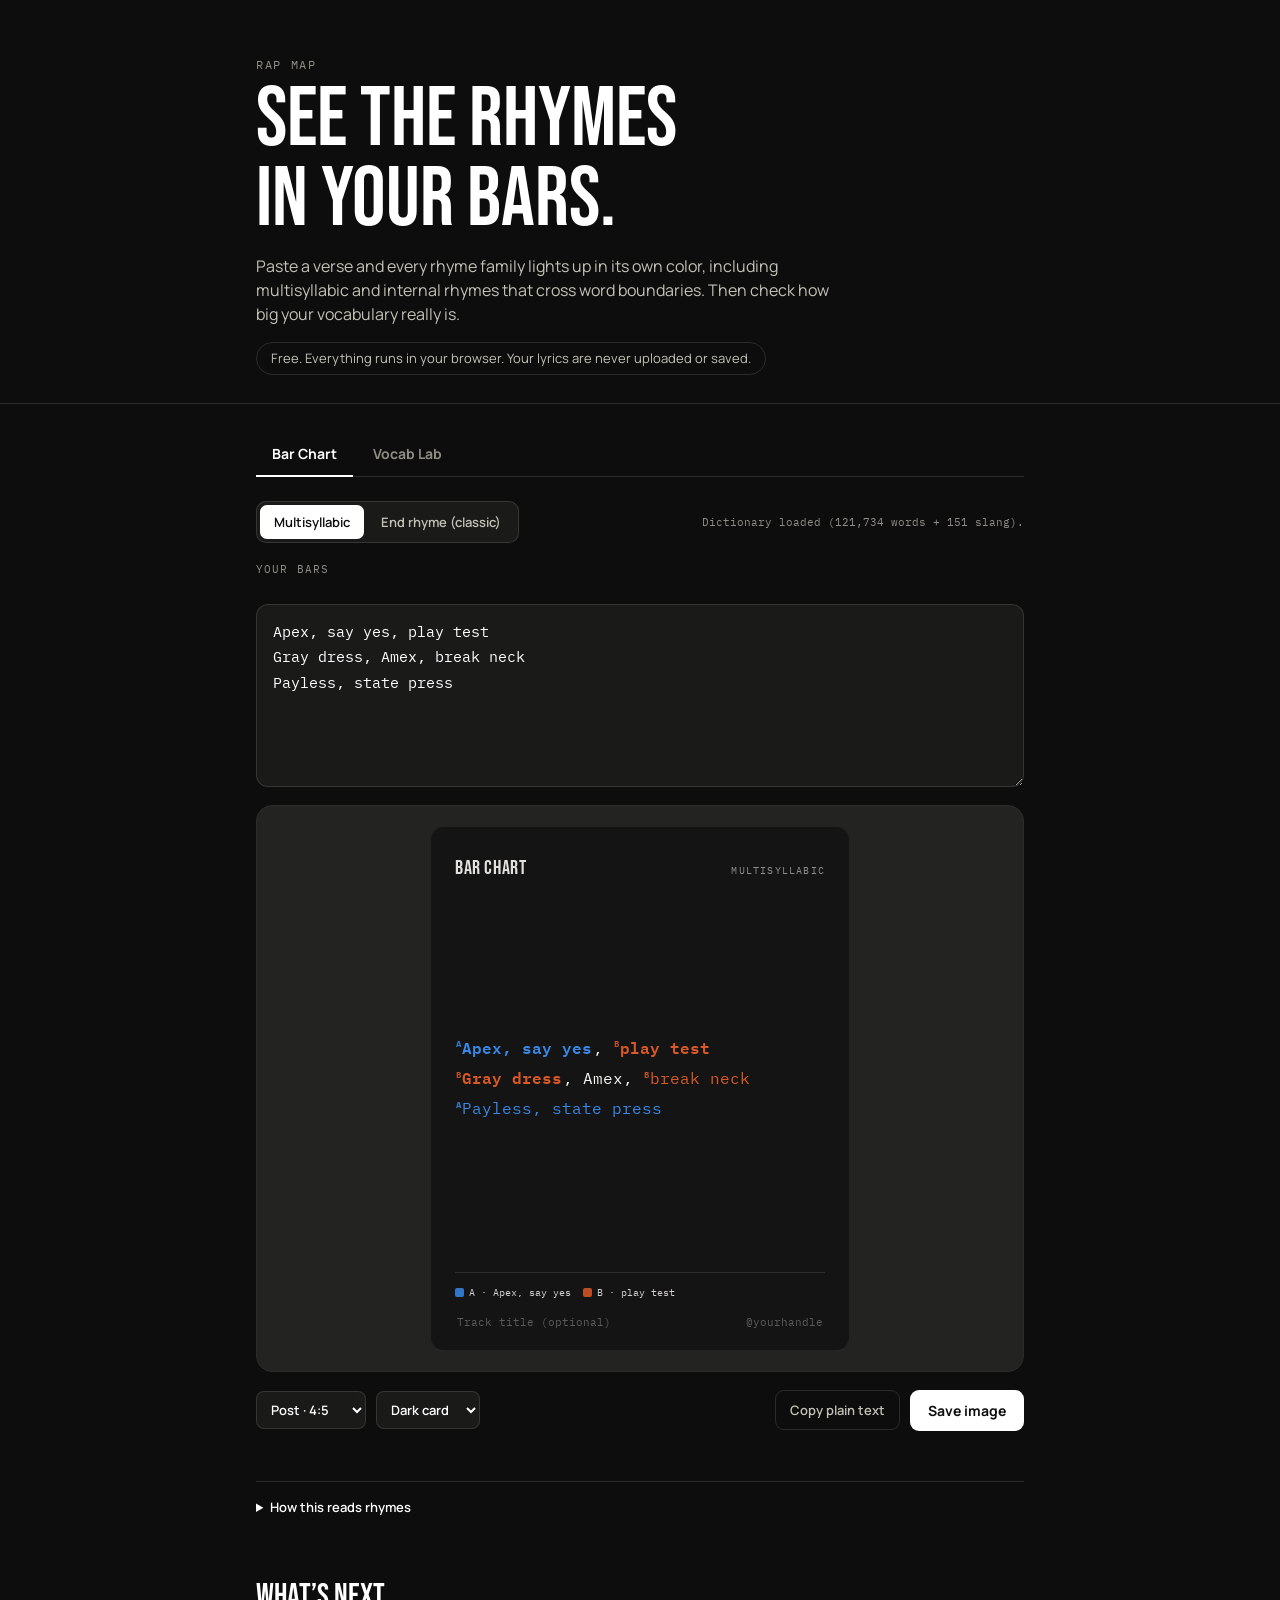
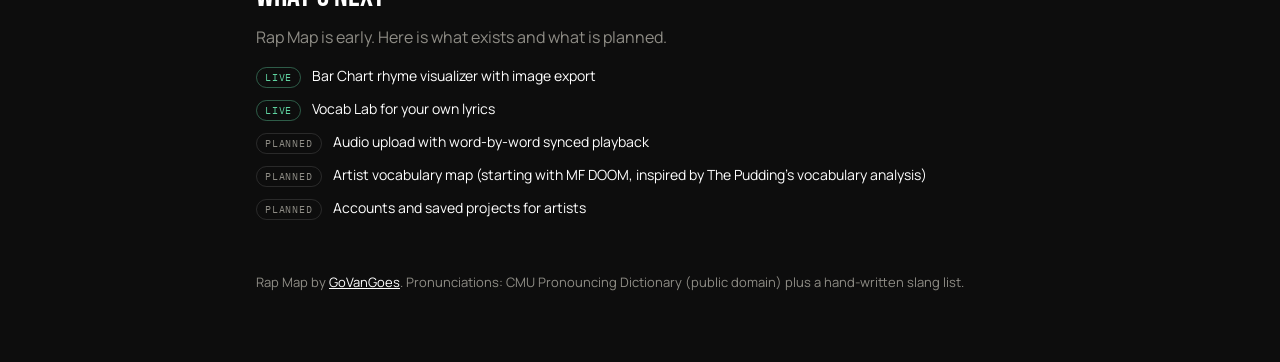
<file: index.html>
<!DOCTYPE html>
<html lang="en">
<head>
  <meta charset="UTF-8">
  <meta name="viewport" content="width=device-width, initial-scale=1.0">
  <title>Rap Map: see the rhymes in your bars</title>
  <meta name="description" content="Paste your lyrics and see every multisyllabic rhyme family color-coded, then check your vocabulary. Free, runs in your browser, nothing is uploaded.">
  <meta name="theme-color" content="#0d0d0d">
  <link rel="preconnect" href="https://fonts.googleapis.com">
  <link rel="preconnect" href="https://fonts.gstatic.com" crossorigin>
  <link rel="stylesheet" href="https://fonts.googleapis.com/css2?family=Bebas+Neue&family=IBM+Plex+Mono:wght@400;500;600&family=Manrope:wght@400;500;600;700&display=swap">
  <link rel="stylesheet" href="assets/styles.css">
</head>
<body>
  <a class="skip" href="#tool">Skip to the tool</a>

  <header class="hero">
    <div class="wrap">
      <p class="eyebrow">Rap Map</p>
      <h1>See the rhymes in your bars.</h1>
      <p class="lede">
        Paste a verse and every rhyme family lights up in its own color, including multisyllabic
        and internal rhymes that cross word boundaries. Then check how big your vocabulary really is.
      </p>
      <p class="privacy">Free. Everything runs in your browser. Your lyrics are never uploaded or saved.</p>
    </div>
  </header>

  <main class="wrap" id="tool">
    <div class="tabs" role="tablist" aria-label="Tools">
      <button type="button" role="tab" id="tab-bars" aria-controls="panel-bars" aria-selected="true">Bar Chart</button>
      <button type="button" role="tab" id="tab-vocab" aria-controls="panel-vocab" aria-selected="false" tabindex="-1">Vocab Lab</button>
    </div>

    <!-- BAR CHART -->
    <section id="panel-bars" role="tabpanel" aria-labelledby="tab-bars" class="panel">
      <div class="row between">
        <div class="seg" role="group" aria-label="Analysis mode">
          <button type="button" id="modeMulti" aria-pressed="true">Multisyllabic</button>
          <button type="button" id="modeEnd" aria-pressed="false">End rhyme (classic)</button>
        </div>
        <p id="dictStatus" class="status" role="status">Loading pronunciation dictionary&hellip;</p>
      </div>

      <label class="field-label" for="lyrics">Your bars</label>
      <textarea id="lyrics" spellcheck="false" rows="6"></textarea>

      <div class="card-frame">
        <div id="card" class="card">
          <div class="card-inner">
            <div class="card-top">
              <div class="card-brand">BAR CHART</div>
              <div class="card-mode" id="cardModeLabel">MULTISYLLABIC</div>
            </div>
            <div class="card-lyrics" id="cardLyrics"></div>
            <div class="card-legend" id="cardLegend"></div>
            <div class="card-caption">
              <input class="track" id="trackInput" placeholder="Track title (optional)" aria-label="Track title">
              <input class="handle" id="handleInput" placeholder="@yourhandle" aria-label="Your handle">
            </div>
          </div>
        </div>
      </div>

      <div class="row between">
        <div class="row">
          <select class="ctl" id="ratioSelect" aria-label="Image shape">
            <option value="post">Post · 4:5</option>
            <option value="square">Square · 1:1</option>
            <option value="story">Story · 9:16</option>
            <option value="wide">Wide · 16:9</option>
          </select>
          <select class="ctl" id="themeSelect" aria-label="Card theme">
            <option value="dark">Dark card</option>
            <option value="light">Light card</option>
          </select>
        </div>
        <div class="row">
          <button class="ghost" id="copyBtn" type="button">Copy plain text</button>
          <button class="primary" id="saveBtn" type="button">Save image</button>
        </div>
      </div>
      <p id="saveStatus" class="status" role="status"></p>

      <details class="note">
        <summary>How this reads rhymes</summary>
        <p>
          Every word is broken into syllables and each syllable&rsquo;s vowel sound is looked up in the
          CMU Pronouncing Dictionary, the public-domain pronunciation list used in speech research.
          Slang isn&rsquo;t in a standard dictionary, so common rap and spoken-English words
          (<code>finna</code>, <code>bruh</code>, <code>goated</code>) come from a hand-written list,
          and endings like <code>-in&rsquo;</code> and <code>-a</code> for <code>-er</code> follow dialect rules.
          That list is still short and growing. Anything else that isn&rsquo;t covered falls back to a
          spelling-based guess, so check those by ear.
        </p>
        <p>
          <strong>Multisyllabic</strong> mode slides a window of 2&ndash;4 syllables across each line and
          colors any run of vowel sounds that repeats elsewhere in the verse, even across word
          boundaries (<code>say yes</code> / <code>play test</code>). Three tiers: <em>italic</em> means only the
          broad vowel family matched (a slant rhyme), plain color means the exact vowels matched, and
          <strong>bold</strong> means the ending consonants matched too, the tightest rhyme.
          <strong>End rhyme</strong> mode only looks at the last stressed syllable of each line and labels
          them A/B/C like a rhyme scheme.
        </p>
      </details>
    </section>

    <!-- VOCAB LAB -->
    <section id="panel-vocab" role="tabpanel" aria-labelledby="tab-vocab" class="panel" hidden>
      <p class="panel-intro">
        Paste your own lyrics to see how many different words you use. Add a second set to compare
        two songs, two artists, or old you versus new you.
      </p>
      <div class="vocab-inputs">
        <div>
          <label class="field-label" for="vocabA">Lyrics A</label>
          <textarea id="vocabA" spellcheck="false" rows="8" placeholder="Paste lyrics here"></textarea>
        </div>
        <div>
          <label class="field-label" for="vocabB">Lyrics B (optional)</label>
          <textarea id="vocabB" spellcheck="false" rows="8" placeholder="Paste a second set to compare"></textarea>
        </div>
      </div>
      <div id="vocabResults" class="vocab-results" aria-live="polite"></div>
      <details class="note">
        <summary>How these numbers work</summary>
        <p>
          Words are lowercased and counted as written, so <code>run</code> and <code>running</code> count as
          different words. <strong>Unique-word share</strong> is unique words divided by total words; it drops
          as lyrics get longer, so use <strong>unique words in the first 1,000</strong> to compare sets of
          different lengths (it needs at least 1,000 words). <strong>One-offs</strong> are words used exactly once.
          The most-used list skips common filler like &ldquo;the&rdquo; and &ldquo;and&rdquo;.
        </p>
      </details>
    </section>
  </main>

  <section class="wrap roadmap" aria-labelledby="roadmap-h">
    <h2 id="roadmap-h">What&rsquo;s next</h2>
    <p class="muted">Rap Map is early. Here is what exists and what is planned.</p>
    <ul class="roadmap-list">
      <li><span class="tag live">Live</span> Bar Chart rhyme visualizer with image export</li>
      <li><span class="tag live">Live</span> Vocab Lab for your own lyrics</li>
      <li><span class="tag soon">Planned</span> Audio upload with word-by-word synced playback</li>
      <li><span class="tag soon">Planned</span> Artist vocabulary map (starting with MF DOOM, inspired by The Pudding&rsquo;s vocabulary analysis)</li>
      <li><span class="tag soon">Planned</span> Accounts and saved projects for artists</li>
    </ul>
  </section>

  <footer class="wrap foot">
    <p>Rap Map by <a href="https://www.govangoes.com">GoVanGoes</a>. Pronunciations: CMU Pronouncing Dictionary (public domain) plus a hand-written slang list.</p>
  </footer>

  <script type="module" src="assets/app.js"></script>
</body>
</html>
</file>
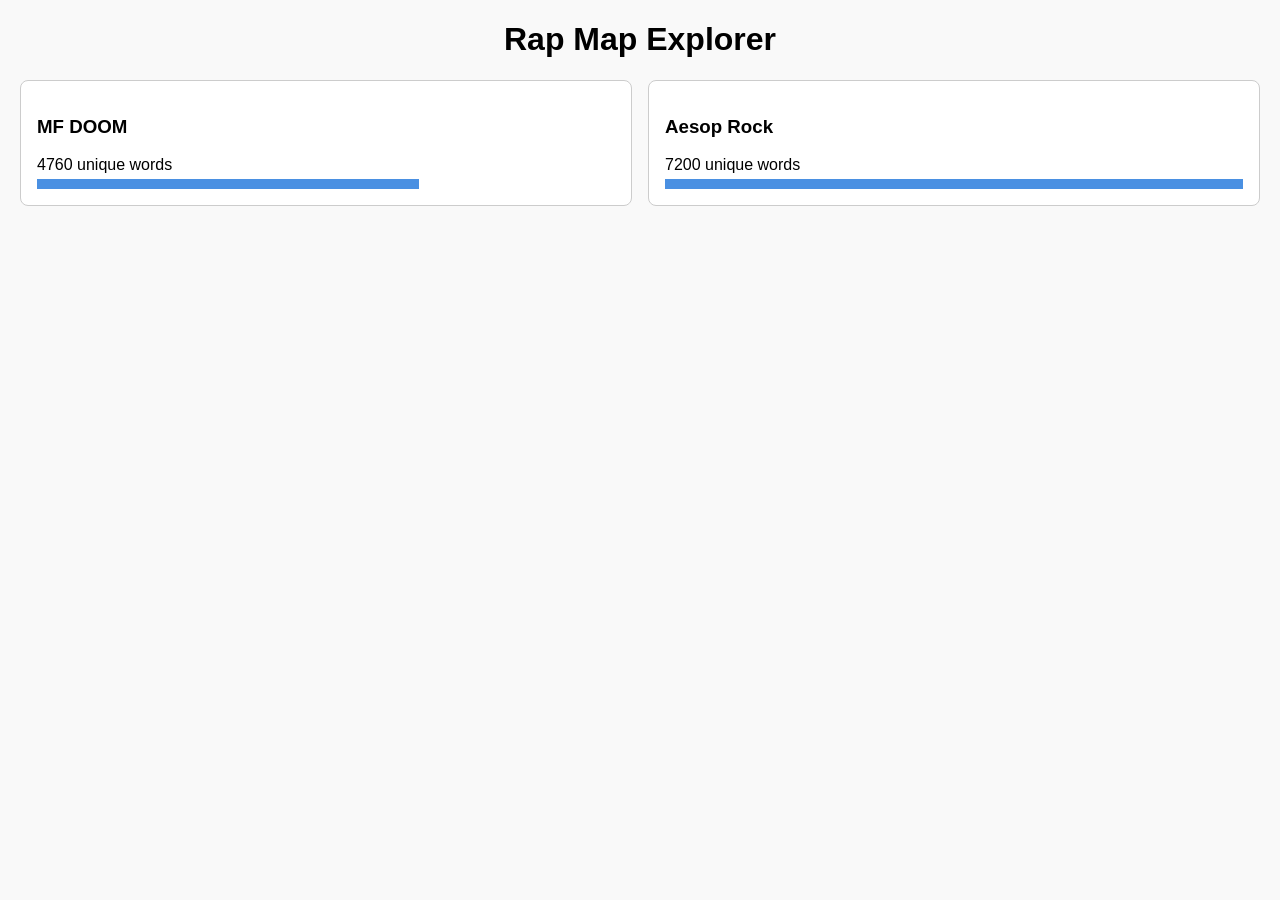
<file: explorer.html>
<!DOCTYPE html>
<html lang="en">
<head>
  <meta charset="UTF-8">
  <meta name="viewport" content="width=device-width, initial-scale=1.0">
  <title>Rap Map Explorer</title>
  <style>
    body {
      font-family: Arial, sans-serif;
      margin: 20px;
      background: #f9f9f9;
    }
    h1 {
      text-align: center;
    }
    .explorer {
      display: grid;
      grid-template-columns: repeat(auto-fit, minmax(200px, 1fr));
      gap: 1rem;
    }
    .artist-card {
      border: 1px solid #ccc;
      padding: 1rem;
      border-radius: 8px;
      background: #fff;
    }
    .bar {
      height: 10px;
      background: #4a90e2;
      margin-top: 5px;
    }
  </style>
</head>
<body>
  <h1>Rap Map Explorer</h1>
  <div class="explorer" id="explorer"></div>
  <script>
    // Seeded artist data aligned with existing data model { name, uniqueWords }
    const artists = [
      { name: "MF DOOM", uniqueWords: 4760 },
      { name: "Aesop Rock", uniqueWords: 7200 }
    ];
    function render() {
      const container = document.getElementById('explorer');
      container.innerHTML = '';
      const max = Math.max(...artists.map(a => a.uniqueWords));
      artists.forEach(a => {
        const card = document.createElement('div');
        card.className = 'artist-card';
        const title = document.createElement('h3');
        title.textContent = a.name;
        const value = document.createElement('div');
        value.textContent = a.uniqueWords + ' unique words';
        const bar = document.createElement('div');
        bar.className = 'bar';
        bar.style.width = ((a.uniqueWords / max) * 100) + '%';
        card.appendChild(title);
        card.appendChild(value);
        card.appendChild(bar);
        container.appendChild(card);
      });
    }
    render();
  </script>
</body>
</html>
</file>
<file: assets/styles.css>
:root {
  color-scheme: dark;
  --page: #0d0d0d;
  --surface: #1a1a19;
  --surface-2: #232322;
  --ink: #ffffff;
  --ink-2: #c3c2b7;
  --muted: #8f8d86;
  --hair: #2c2c2a;
  --border: rgba(255, 255, 255, 0.12);
  --accent: #3987e5;
  --fam-1: #3987e5;
  --fam-2: #d95926;
  --fam-3: #199e70;
  --fam-4: #c98500;
  --fam-5: #d55181;
  --fam-6: #2fa02f;
  --fam-7: #9085e9;
  --fam-8: #e66767;
}

* { box-sizing: border-box; }

body {
  margin: 0;
  background: var(--page);
  color: var(--ink);
  font-family: "Manrope", system-ui, -apple-system, "Segoe UI", sans-serif;
  line-height: 1.5;
}

.wrap { max-width: 800px; margin: 0 auto; padding-inline: 16px; }

.skip {
  position: absolute; left: -999px; top: 8px; background: var(--ink); color: var(--page);
  padding: 8px 12px; border-radius: 6px; z-index: 10;
}
.skip:focus { left: 8px; }

a { color: var(--ink); }
:focus-visible { outline: 2px solid var(--accent); outline-offset: 2px; }

/* Hero */
.hero { padding-block: 56px 28px; border-bottom: 1px solid var(--hair); margin-bottom: 28px; }
.eyebrow {
  font-family: "IBM Plex Mono", monospace; font-size: 12px; letter-spacing: 0.14em;
  text-transform: uppercase; color: var(--muted); margin: 0;
}
h1 {
  font-family: "Bebas Neue", system-ui, sans-serif; font-weight: 400;
  font-size: clamp(48px, 10vw, 84px); line-height: 0.95; margin: 6px 0 0; text-wrap: balance;
}
.lede { font-size: 16px; color: var(--ink-2); max-width: 58ch; margin: 14px 0 0; }
.privacy {
  display: inline-block; margin: 16px 0 0; font-size: 13px; color: var(--ink-2);
  border: 1px solid var(--border); border-radius: 999px; padding: 6px 14px;
}

/* Tabs */
.tabs { display: flex; gap: 4px; border-bottom: 1px solid var(--hair); margin-bottom: 24px; }
.tabs button {
  font: 700 14px "Manrope", sans-serif; color: var(--muted); background: none; border: none;
  padding: 12px 16px; cursor: pointer; border-bottom: 2px solid transparent; margin-bottom: -1px;
}
.tabs button[aria-selected="true"] { color: var(--ink); border-bottom-color: var(--ink); }

.panel { display: flex; flex-direction: column; gap: 18px; padding-bottom: 8px; }
.panel[hidden] { display: none; }
.panel-intro { margin: 0; color: var(--ink-2); max-width: 60ch; }

.row { display: flex; flex-wrap: wrap; gap: 10px; align-items: center; }
.row.between { justify-content: space-between; }

.seg {
  display: inline-flex; border: 1px solid var(--border); border-radius: 10px; padding: 3px; gap: 3px;
  background: var(--surface);
}
.seg button {
  font: 600 13px "Manrope", sans-serif; border: none; background: transparent; color: var(--ink-2);
  padding: 8px 14px; border-radius: 7px; cursor: pointer;
}
.seg button[aria-pressed="true"] { background: var(--ink); color: var(--page); }

.field-label {
  font-family: "IBM Plex Mono", monospace; font-size: 11px; letter-spacing: 0.1em;
  text-transform: uppercase; color: var(--muted); display: block; margin-bottom: 8px;
}
textarea {
  width: 100%; resize: vertical; font-family: "IBM Plex Mono", monospace; font-size: 15px;
  line-height: 1.7; background: var(--surface); color: var(--ink); border: 1px solid var(--border);
  border-radius: 12px; padding: 14px 16px;
}
textarea::placeholder { color: var(--muted); }

.status { font-family: "IBM Plex Mono", monospace; font-size: 11px; color: var(--muted); margin: 0; min-height: 14px; }

/* Card */
.card-frame {
  display: flex; justify-content: center; background: var(--surface-2); border-radius: 16px;
  padding: 20px; border: 1px solid var(--hair);
}
.card {
  background: #141414; color: #f4f3f0; border-radius: 14px; overflow: hidden; width: 100%;
  max-width: 420px; aspect-ratio: 4 / 5; display: flex; flex-direction: column;
  font-family: "IBM Plex Mono", monospace; border: 1px solid rgba(255, 255, 255, 0.06);
}
.card.theme-light { background: #faf9f6; color: #141414; }
.card.ratio-square { aspect-ratio: 1 / 1; }
.card.ratio-story { aspect-ratio: 9 / 16; }
.card.ratio-wide { aspect-ratio: 16 / 9; max-width: 640px; }
/* Light card: use the darker-on-light family palette */
.card.theme-light {
  --fam-1: #2a78d6; --fam-2: #eb6834; --fam-3: #1baf7a; --fam-4: #b87a00;
  --fam-5: #c63f73; --fam-6: #008300; --fam-7: #4a3aa7; --fam-8: #e34948;
}

.card-inner { flex: 1; display: flex; flex-direction: column; padding: 26px 24px 20px; min-height: 0; }
.card-top { display: flex; justify-content: space-between; align-items: baseline; gap: 8px; }
.card-brand { font-family: "Bebas Neue", sans-serif; font-size: 20px; letter-spacing: 0.03em; opacity: 0.92; }
.card-mode { font-size: 10px; letter-spacing: 0.12em; text-transform: uppercase; opacity: 0.55; }

.card-lyrics {
  flex: 1; overflow: auto; margin-top: 16px; font-size: 16px; line-height: 1.85;
  display: flex; flex-direction: column; justify-content: center; min-height: 0;
}
.card-lyrics .lyrics-inner { width: 100%; white-space: pre-wrap; word-break: break-word; }
.card-lyrics .fam { border-radius: 3px; padding: 0 1px; }
.card-lyrics .fam.tight { font-weight: 600; }
.card-lyrics .fam.slant { font-style: italic; opacity: 0.82; }
.card-lyrics .fam .badge { font-size: 9px; vertical-align: super; opacity: 0.85; margin-right: 1px; font-weight: 700; }
.card-lyrics .fam-other { border-bottom: 2px dotted var(--muted); }

.card-legend {
  display: flex; flex-wrap: wrap; gap: 6px 12px; margin-top: 14px; padding-top: 12px;
  border-top: 1px solid rgba(127, 127, 127, 0.25); font-size: 10px;
}
.legend-chip { display: flex; align-items: center; gap: 5px; opacity: 0.85; }
.legend-swatch { width: 9px; height: 9px; border-radius: 2px; flex: none; }

.card-caption { margin-top: 14px; font-size: 11px; opacity: 0.7; display: flex; justify-content: space-between; gap: 8px; }
.card-caption input {
  background: transparent; border: none; outline: none; color: inherit;
  font-family: "IBM Plex Mono", monospace; font-size: 11px; width: 100%;
}
.card-caption input::placeholder { color: inherit; opacity: 0.45; }
.card-caption span { font-family: "IBM Plex Mono", monospace; font-size: 11px; }
.card-caption .handle { text-align: right; margin-left: auto; }

select.ctl {
  font: 600 13px "Manrope", sans-serif; color: var(--ink); background: var(--surface);
  border: 1px solid var(--border); border-radius: 8px; padding: 8px 10px; cursor: pointer;
}
button.primary {
  font: 700 14px "Manrope", sans-serif; background: var(--ink); color: var(--page); border: none;
  border-radius: 9px; padding: 11px 18px; cursor: pointer;
}
button.primary:disabled { opacity: 0.5; cursor: default; }
button.ghost {
  font: 600 13px "Manrope", sans-serif; color: var(--ink-2); background: transparent;
  border: 1px solid var(--border); border-radius: 9px; padding: 10px 14px; cursor: pointer;
}

details.note { font-size: 13px; color: var(--ink-2); border-top: 1px solid var(--hair); padding-top: 16px; }
details.note summary { cursor: pointer; font-weight: 600; color: var(--ink); }
details.note p { line-height: 1.6; margin: 10px 0 0; max-width: 70ch; }
code { font-family: "IBM Plex Mono", monospace; background: var(--surface-2); padding: 1px 5px; border-radius: 4px; }

/* Vocab Lab */
.vocab-inputs { display: grid; gap: 14px; grid-template-columns: 1fr 1fr; }
.vocab-results { display: grid; gap: 14px; grid-template-columns: repeat(auto-fit, minmax(280px, 1fr)); }
.stat-card { background: var(--surface); border: 1px solid var(--border); border-radius: 14px; padding: 18px; }
.stat-card h3 {
  margin: 0 0 12px; font-family: "IBM Plex Mono", monospace; font-size: 11px; letter-spacing: 0.1em;
  text-transform: uppercase; color: var(--muted); font-weight: 500;
}
.stat-grid { display: grid; grid-template-columns: 1fr 1fr; gap: 12px 16px; margin: 0; }
.stat-grid dt { font-size: 12px; color: var(--muted); }
.stat-grid dd { margin: 2px 0 0; font-size: 22px; font-weight: 700; }
.stat-sub { font-size: 12px; color: var(--muted); font-weight: 500; }
.top-words { list-style: none; padding: 0; margin: 14px 0 0; display: grid; gap: 6px; }
.top-words li { display: grid; grid-template-columns: 7.5em 1fr 2.5em; align-items: center; gap: 8px; font-size: 13px; }
.top-words .bar { height: 8px; border-radius: 4px; background: var(--accent); min-width: 2px; }
.top-words .n { text-align: right; color: var(--muted); font-family: "IBM Plex Mono", monospace; font-size: 12px; }
.long-words { font-size: 13px; color: var(--ink-2); margin: 14px 0 0; }
.empty { color: var(--muted); font-size: 14px; }

/* Roadmap + footer */
.roadmap { margin-top: 48px; }
.roadmap h2 { font-family: "Bebas Neue", sans-serif; font-weight: 400; font-size: 32px; margin: 0; }
.muted { color: var(--muted); margin: 4px 0 0; }
.roadmap-list { list-style: none; padding: 0; margin: 16px 0 0; display: grid; gap: 10px; font-size: 14px; }
.tag {
  display: inline-block; font-family: "IBM Plex Mono", monospace; font-size: 10px; letter-spacing: 0.08em;
  text-transform: uppercase; padding: 2px 8px; border-radius: 999px; margin-right: 8px; border: 1px solid var(--border);
}
.tag.live { color: #5fd3a0; border-color: rgba(95, 211, 160, 0.4); }
.tag.soon { color: var(--muted); }
.foot { padding-block: 40px 56px; color: var(--muted); font-size: 13px; }

@media (max-width: 620px) {
  .vocab-inputs { grid-template-columns: 1fr; }
  .hero { padding-block: 36px 20px; }
  .card-frame { padding: 12px; }
}
@media (prefers-reduced-motion: reduce) { * { scroll-behavior: auto !important; } }
</file>
